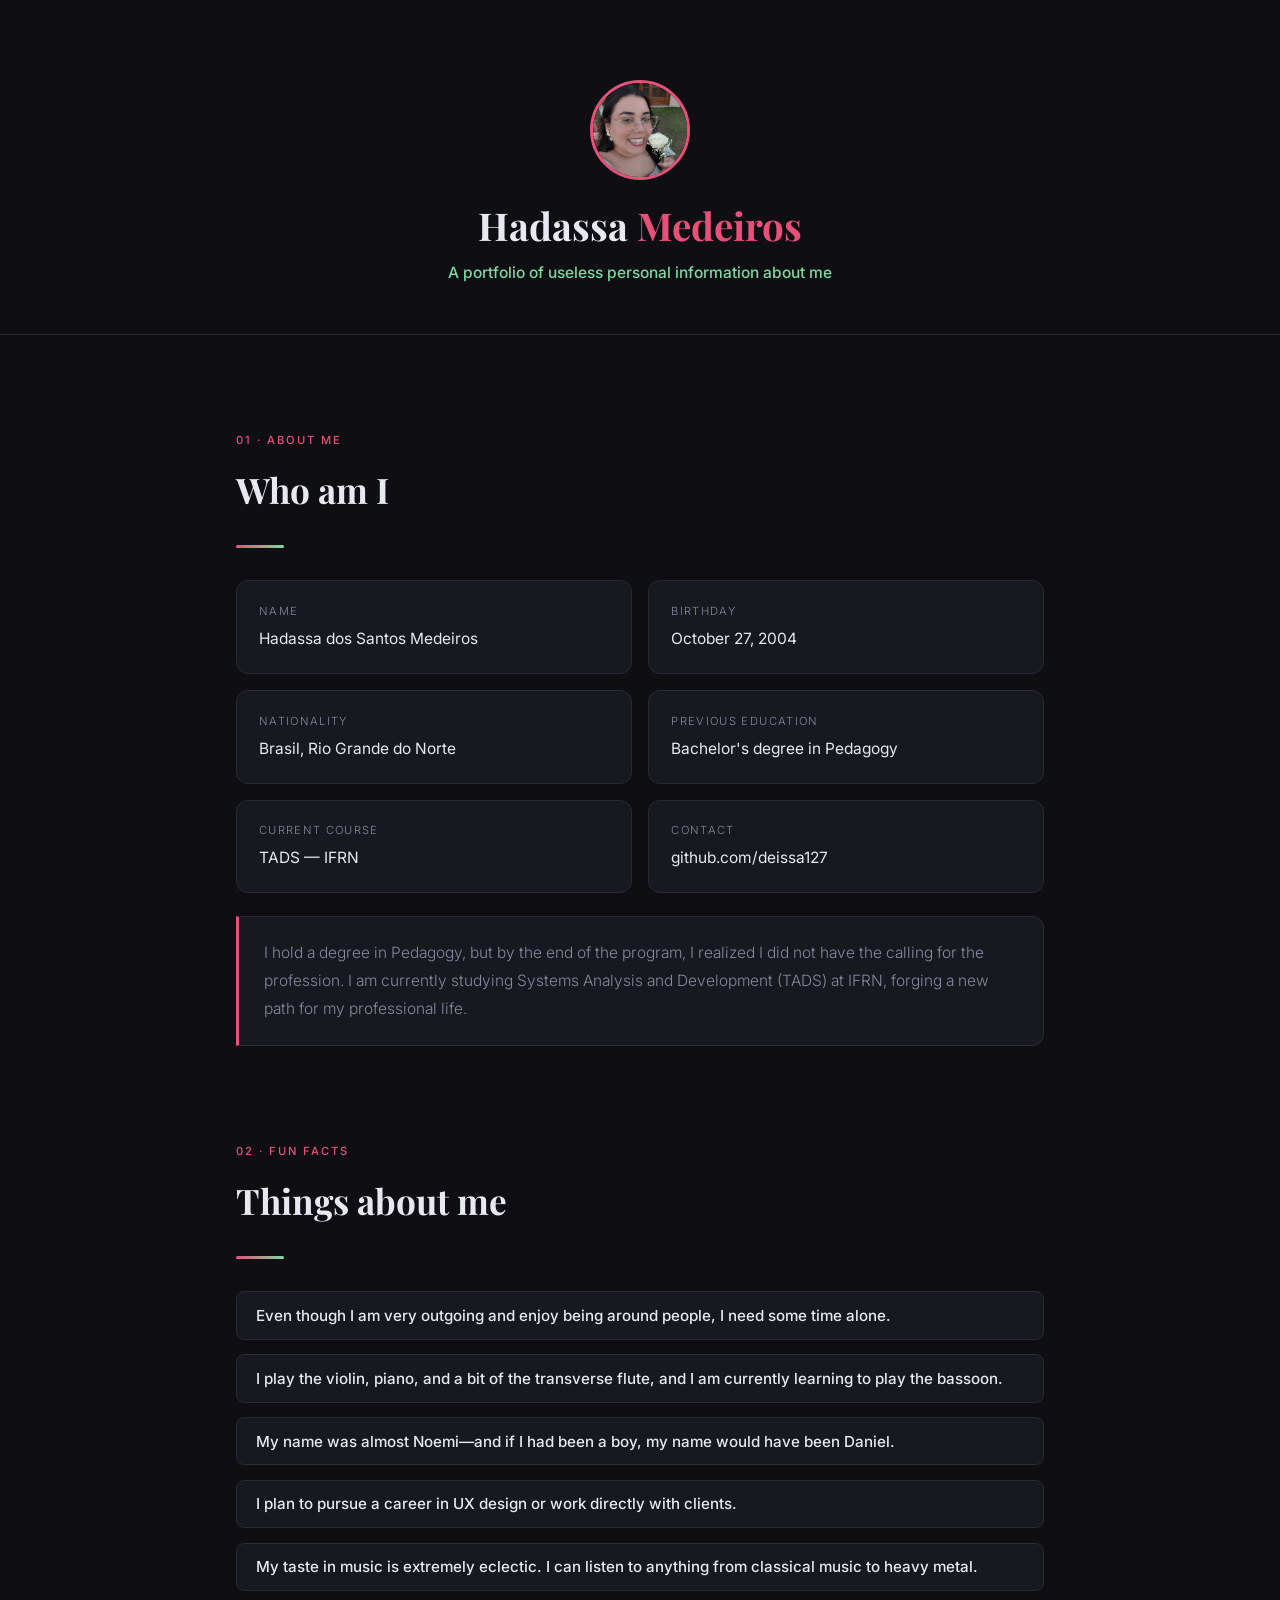
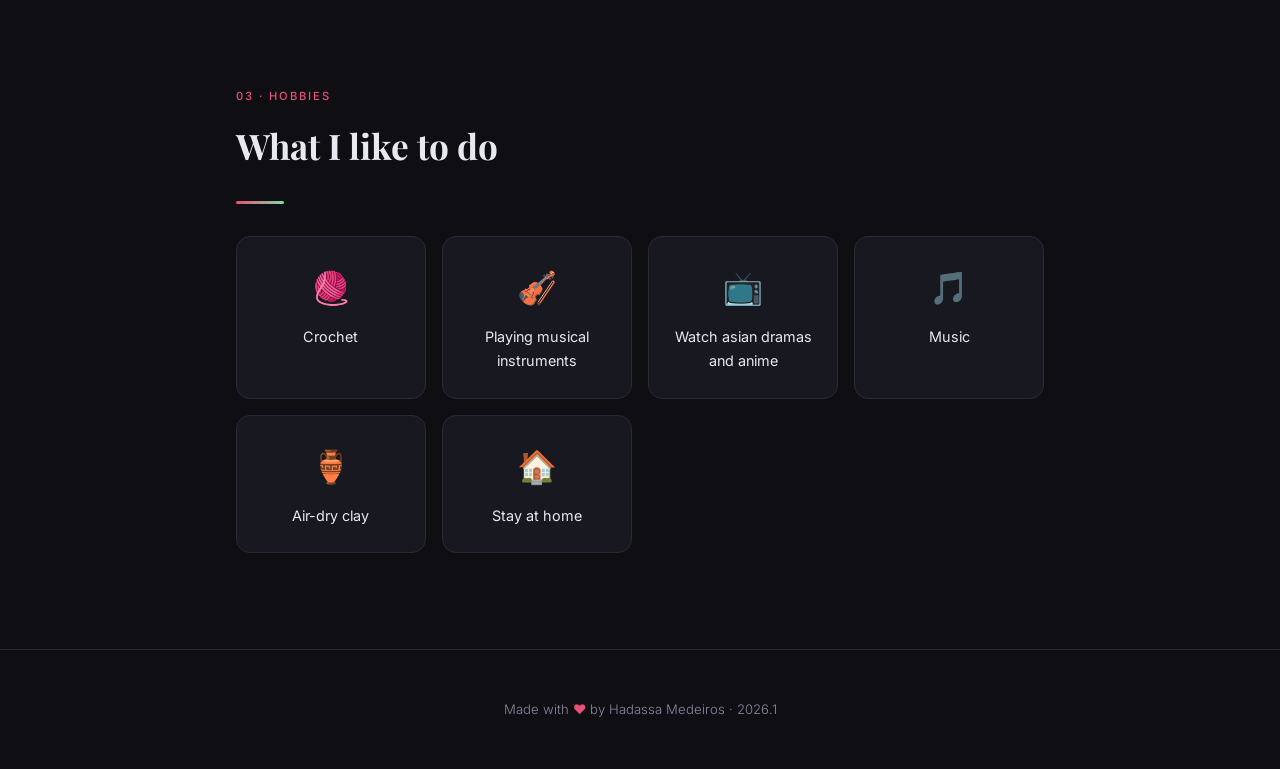
<file: index.html>
<!DOCTYPE html>
<html lang="en">
<head>
  <meta charset="UTF-8" />
  <meta name="viewport" content="width=device-width, initial-scale=1.0"/>
  <title>Hadassa — Portfolio</title>
  <link href="https://fonts.googleapis.com/css2?family=Playfair+Display:wght@700&family=Inter:wght@300;400;500&display=swap" rel="stylesheet"/>
  <link rel="stylesheet" href="style.css">
</head>
<body>

<header>
  <div class="avatar">
    <img src="minha_foto.png" alt="Foto de perfil de Hadassa" />
  </div>
  <h1>Hadassa <span>Medeiros</span></h1>
  <p class="tagline">
    <strong>A portfolio of useless personal information about me</strong>
  </p>
</header>

<main>

  <section id="sobre">
    <p class="section-label">01 · About me</p>
    <h2>Who am I</h2>
    <div class="divider"></div>

    <div class="info-grid">
      <div class="info-card">
        <div class="label">Name</div>
        <div class="value">Hadassa dos Santos Medeiros</div>
      </div>
      <div class="info-card">
        <div class="label">Birthday</div>
        <div class="value">October 27, 2004</div>
      </div>
      <div class="info-card">
        <div class="label">Nationality</div>
        <div class="value">Brasil, Rio Grande do Norte</div>
      </div>
      <div class="info-card">
        <div class="label">Previous education</div>
        <div class="value">Bachelor's degree in Pedagogy</div>
      </div>
      <div class="info-card">
        <div class="label">Current course</div>
        <div class="value">TADS — IFRN</div>
      </div>
      <div class="info-card">
        <div class="label">Contact</div>
        <div class="value">github.com/deissa127</div>
      </div>
    </div>

    <div class="bio">
      I hold a degree in Pedagogy, but by the end of the program, I realized I did not have the calling for the profession. I am currently studying Systems Analysis and Development (TADS) at IFRN, forging a new path for my professional life.
    </div>
  </section>

  <section id="curiosidades">
    <p class="section-label">02 · Fun Facts</p>
    <h2>Things about me</h2>
    <div class="divider"></div>

    <div class="curiosity-list">
      <div class="curiosity-item"><strong>Even though I am very outgoing and enjoy being around people, I need some time alone.</strong></div>
      <div class="curiosity-item"><strong>I play the violin, piano, and a bit of the transverse flute, and I am currently learning to play the bassoon.</strong></div>
      <div class="curiosity-item"><strong>My name was almost Noemi—and if I had been a boy, my name would have been Daniel.</strong></div>
      <div class="curiosity-item"><strong>I plan to pursue a career in UX design or work directly with clients.</strong></div>
      <div class="curiosity-item"><strong>My taste in music is extremely eclectic. I can listen to anything from classical music to heavy metal.</strong></div>
    </div>
  </section>

  <section id="hobbies">
    <p class="section-label">03 · Hobbies</p>
    <h2>What I like to do</h2>
    <div class="divider"></div>

    <div class="hobby-grid">
      <div class="hobby-card">
        <div class="icon">🧶</div>
        <div class="name">Crochet</div>
      </div>
      <div class="hobby-card">
        <div class="icon">🎻</div>
        <div class="name">Playing musical instruments</div>
      </div>
      <div class="hobby-card">
        <div class="icon">📺</div>
        <div class="name">Watch asian dramas and anime</div>
      </div>
      <div class="hobby-card">
        <div class="icon">🎵</div>
        <div class="name">Music</div>
      </div>
      <div class="hobby-card">
        <div class="icon">🏺</div>
        <div class="name">Air-dry clay</div>
      </div>
      <div class="hobby-card">
        <div class="icon">🏠</div>
        <div class="name">Stay at home</div>
      </div>
    </div>
  </section>

</main>

<footer>
  Made with <span>♥</span> by Hadassa Medeiros · 2026.1
</footer>

</body>
</html>
</file>
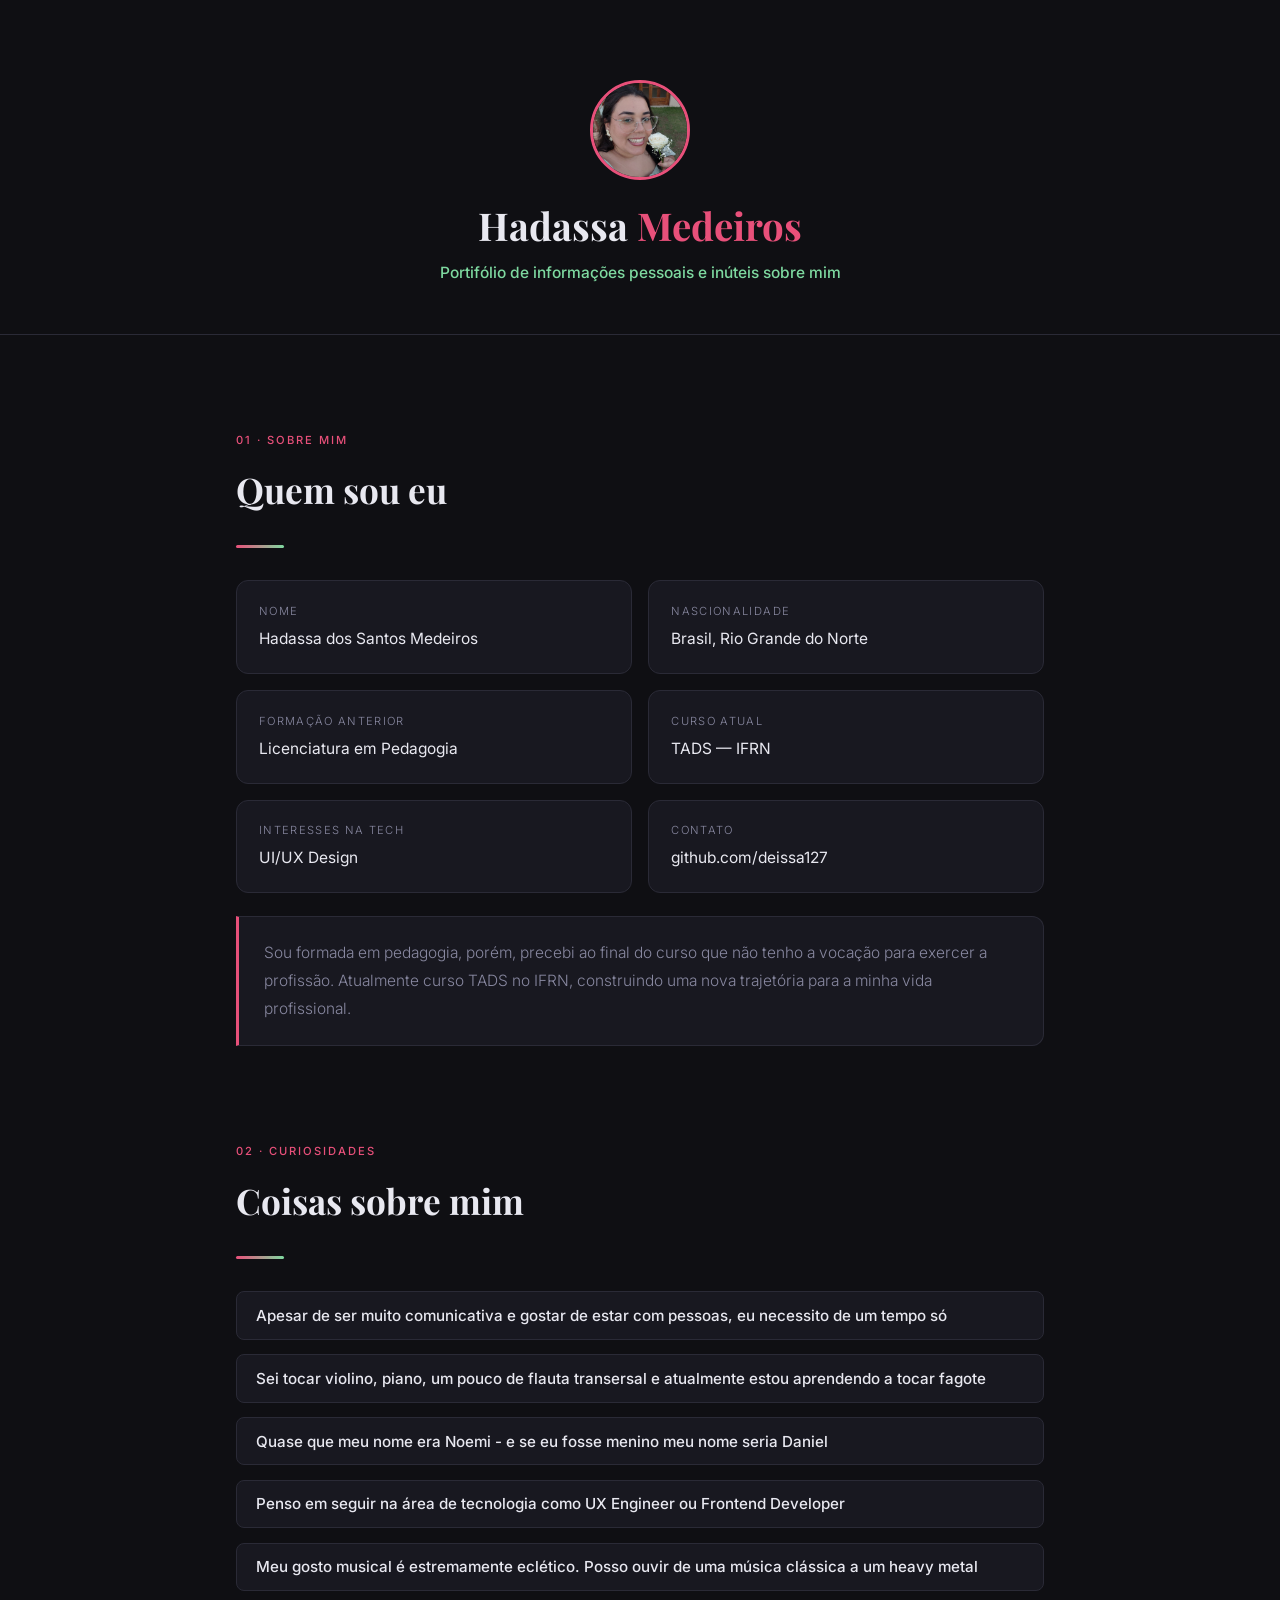
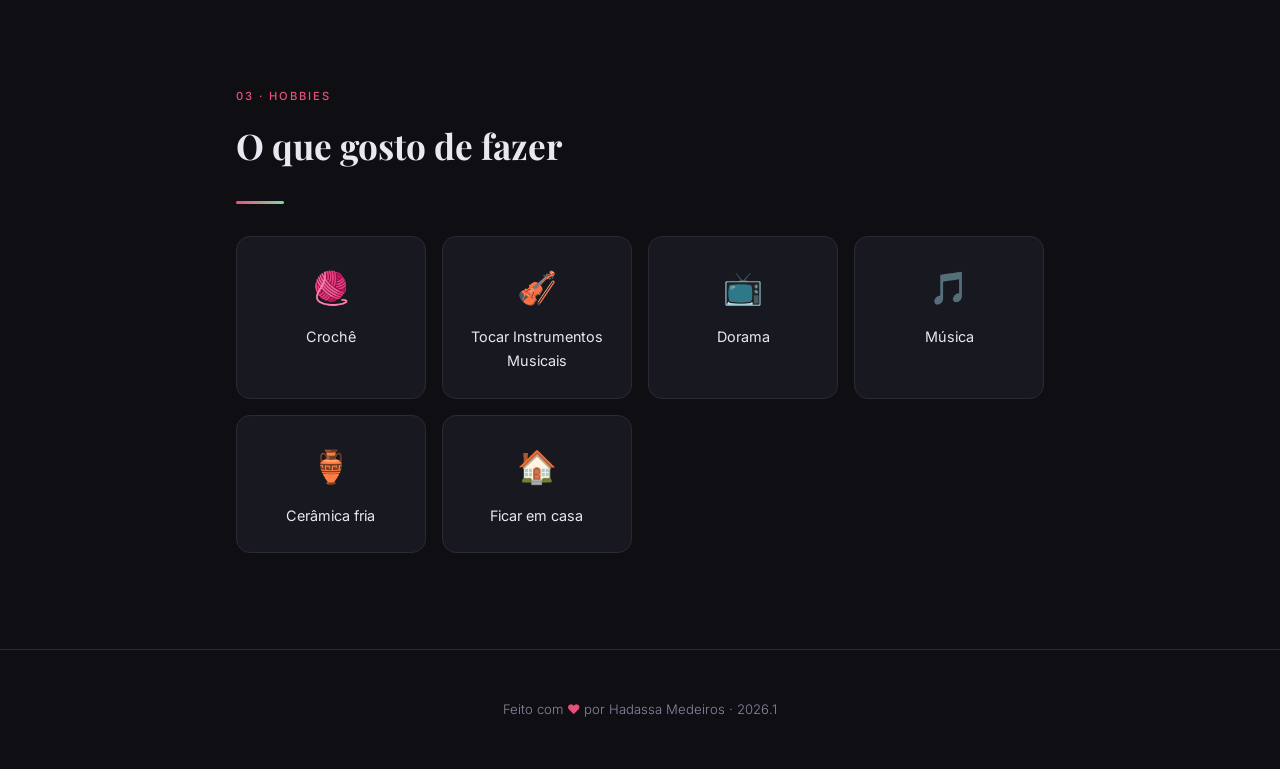
<file: Portifólio/index.html>
<!DOCTYPE html>
<html lang="pt-BR">
<head>
  <meta charset="UTF-8" />
  <meta name="viewport" content="width=device-width, initial-scale=1.0"/>
  <title>Hadassa — Portfólio</title>
  <link href="https://fonts.googleapis.com/css2?family=Playfair+Display:wght@700&family=Inter:wght@300;400;500&display=swap" rel="stylesheet"/>
  <link rel="stylesheet" href="style.css">
</head>
<body>

<header>
  <div class="avatar">
    <img src="minha_foto.png" alt="Foto de perfil de Hadassa" />
  </div>
  <h1>Hadassa <span>Medeiros</span></h1>
  <p class="tagline">
    <strong>Portifólio de informações pessoais e inúteis sobre mim</strong>
  </p>
</header>

<main>

  <section id="sobre">
    <p class="section-label">01 · sobre mim</p>
    <h2>Quem sou eu</h2>
    <div class="divider"></div>

    <div class="info-grid">
      <div class="info-card">
        <div class="label">Nome</div>
        <div class="value">Hadassa dos Santos Medeiros</div>
      </div>
      <div class="info-card">
        <div class="label">Nascionalidade</div>
        <div class="value">Brasil, Rio Grande do Norte</div>
      </div>
      <div class="info-card">
        <div class="label">Formação anterior</div>
        <div class="value">Licenciatura em Pedagogia</div>
      </div>
      <div class="info-card">
        <div class="label">Curso atual</div>
        <div class="value">TADS — IFRN</div>
      </div>
      <div class="info-card">
        <div class="label">Interesses na tech</div>
        <div class="value">UI/UX Design</div>
      </div>
      <div class="info-card">
        <div class="label">Contato</div>
        <div class="value">github.com/deissa127</div>
      </div>
    </div>

    <div class="bio">
      Sou formada em pedagogia, porém, precebi ao final do curso que não tenho a vocação para exercer a profissão. Atualmente curso TADS no IFRN, construindo uma nova trajetória para a minha vida profissional.
    </div>
  </section>

  <section id="curiosidades">
    <p class="section-label">02 · Curiosidades</p>
    <h2>Coisas sobre mim</h2>
    <div class="divider"></div>

    <div class="curiosity-list">
      <div class="curiosity-item"><strong>Apesar de ser muito comunicativa e gostar de estar com pessoas, eu necessito de um tempo só</strong></div>
      <div class="curiosity-item"><strong>Sei tocar violino, piano, um pouco de flauta transersal e atualmente estou aprendendo a tocar fagote</strong></div>
      <div class="curiosity-item"><strong>Quase que meu nome era Noemi - e se eu fosse menino meu nome seria Daniel</strong></div>
      <div class="curiosity-item"><strong>Penso em seguir na área de tecnologia como UX Engineer ou Frontend Developer</strong></div>
      <div class="curiosity-item"><strong>Meu gosto musical é estremamente eclético. Posso ouvir de uma música clássica a um heavy metal</strong></div>
    </div>
  </section>

  <section id="hobbies">
    <p class="section-label">03 · Hobbies</p>
    <h2>O que gosto de fazer</h2>
    <div class="divider"></div>

    <div class="hobby-grid">
      <div class="hobby-card">
        <div class="icon">🧶</div>
        <div class="name">Crochê</div>
      </div>
      <div class="hobby-card">
        <div class="icon">🎻</div>
        <div class="name">Tocar Instrumentos Musicais</div>
      </div>
      <div class="hobby-card">
        <div class="icon">📺</div>
        <div class="name">Dorama</div>
      </div>
      <div class="hobby-card">
        <div class="icon">🎵</div>
        <div class="name">Música</div>
      </div>
      <div class="hobby-card">
        <div class="icon">🏺</div>
        <div class="name">Cerâmica fria</div>
      </div>
      <div class="hobby-card">
        <div class="icon">🏠</div>
        <div class="name">Ficar em casa</div>
      </div>
    </div>
  </section>

</main>

<footer>
  Feito com <span>♥</span> por Hadassa Medeiros · 2026.1
</footer>

</body>
</html>
</file>
<file: style.css>
:root {
  --bg:         #0f0f13;
  --surface:    #181820;
  --border:     #2a2a36;
  --pink:       #e8507a;
  --pink-soft:  #f28baa;
  --green:      #7ed9a0;
  --green-dim:  #4db87a;
  --text:       #e8e8f0;
  --muted:      #8888a0;
}

*, *::before, *::after { 
  box-sizing: border-box; 
  margin: 0; 
  padding: 0; 
}

body {
  background: var(--bg);
  color: var(--text);
  font-family: 'Inter', sans-serif;
  font-weight: 300;
  line-height: 1.7;
}

/* ── HERO ── */
header {
  padding: 5rem 2rem 3rem;
  text-align: center;
  border-bottom: 1px solid var(--border);
}

.avatar {
  width: 100px; 
  height: 100px;
  border-radius: 50%;
  border: 3px solid var(--pink);
  margin: 0 auto 1.4rem;
  background: var(--surface);
  display: flex; 
  align-items: center; 
  justify-content: center;
  font-size: 2.4rem;
}
.avatar img {
  width: 100%;       /* Faz a imagem preencher a div .avatar */
  height: 100%;      /* Preenche a div .avatar totalmente */
  object-fit: cover; /* Garante que a foto preencha o círculo sem distorcer */
  border-radius: 50%; /* Mantém o corte redondo da foto */
}


header h1 {
  font-family: 'Playfair Display', serif;
  font-size: 2.4rem;
  line-height: 1.2;
}

header h1 span { 
  color: var(--pink); 
}

.tagline {
  margin-top: .7rem;
  font-size: .97rem;
  color: var(--muted);
  max-width: 460px;
  margin-left: auto;
  margin-right: auto;
}

.tagline strong { 
  color: var(--green); 
  font-weight: 500; 
}

/* ── LAYOUT ── */
main {
  max-width: 860px;
  margin: 0 auto;
  padding: 0 1.6rem 6rem;
}

section {
  margin-top: 6rem;
}

.section-label {
  font-size: .7rem;
  letter-spacing: .18em;
  text-transform: uppercase;
  color: var(--pink);
  font-weight: 500;
  margin-bottom: .6rem;
}

h2 {
  font-family: 'Playfair Display', serif;
  font-size: clamp(1.6rem, 4vw, 2.2rem);
  color: var(--text);
  margin-bottom: 1.6rem;
}

.divider {
  width: 48px; 
  height: 3px;
  background: linear-gradient(90deg, var(--pink), var(--green));
  border-radius: 2px;
  margin-bottom: 2rem;
}

/* ── SOBRE MIM ── */
.info-grid {
  display: grid;
  grid-template-columns: 1fr 1fr;
  gap: 1rem;
}

.info-card {
  background: var(--surface);
  border: 1px solid var(--border);
  border-radius: 12px;
  padding: 1.3rem 1.4rem;
}

.info-card .label {
  font-size: .7rem;
  text-transform: uppercase;
  letter-spacing: .12em;
  color: var(--muted);
  margin-bottom: .3rem;
}

.info-card .value {
  font-size: .97rem;
  color: var(--text);
  font-weight: 400;
}

.bio {
  margin-top: 1.4rem;
  background: var(--surface);
  border: 1px solid var(--border);
  border-left: 3px solid var(--pink);
  border-radius: 0 12px 12px 0;
  padding: 1.4rem 1.6rem;
  font-size: .97rem;
  color: var(--muted);
  line-height: 1.8;
}

.bio em { 
  color: var(--green); 
  font-style: normal; 
  font-weight: 500; 
}

/* ── CURIOSIDADES ── */
.curiosity-list {
  display: flex;
  flex-direction: column;
  gap: .9rem;
}

.curiosity-item {
  background: var(--surface);
  border: 1px solid var(--border);
  border-radius: 8px;
  padding: .6rem 1.2rem;
  transition: border-color .2s;
}

.curiosity-item:hover { 
  border-color: var(--pink-soft); 
}

.curiosity-item strong {
  color: var(--text);
  font-weight: 500;
  font-size: .95rem;
}

/* ── HOBBIES ── */
.hobby-grid {
  display: grid;
  grid-template-columns: repeat(auto-fill, minmax(160px, 1fr));
  gap: 1rem;
}

.hobby-card {
  background: var(--surface);
  border: 1px solid var(--border);
  border-radius: 14px;
  padding: 1.5rem 1rem;
  text-align: center;
  transition: transform .2s, border-color .2s;
}

.hobby-card:hover {
  transform: translateY(-4px);
  border-color: var(--green-dim);
}

.hobby-card .icon { 
  font-size: 2rem; 
  margin-bottom: .6rem; 
}

.hobby-card .name { 
  font-size: .9rem; 
  color: var(--text); 
  font-weight: 400; 
}

/* ── FOOTER ── */
footer {
  text-align: center;
  padding: 3rem 1rem;
  border-top: 1px solid var(--border);
  color: var(--muted);
  font-size: .82rem;
}

footer span { 
  color: var(--pink); 
}

/* ── RESPONSIVE ── */
@media (max-width: 540px) {
  .info-grid { 
    grid-template-columns: 1fr; 
  }
}
</file>
<file: Portifólio/style.css>
:root {
  --bg:         #0f0f13;
  --surface:    #181820;
  --border:     #2a2a36;
  --pink:       #e8507a;
  --pink-soft:  #f28baa;
  --green:      #7ed9a0;
  --green-dim:  #4db87a;
  --text:       #e8e8f0;
  --muted:      #8888a0;
}

*, *::before, *::after { 
  box-sizing: border-box; 
  margin: 0; 
  padding: 0; 
}

body {
  background: var(--bg);
  color: var(--text);
  font-family: 'Inter', sans-serif;
  font-weight: 300;
  line-height: 1.7;
}

/* ── HERO ── */
header {
  padding: 5rem 2rem 3rem;
  text-align: center;
  border-bottom: 1px solid var(--border);
}

.avatar {
  width: 100px; 
  height: 100px;
  border-radius: 50%;
  border: 3px solid var(--pink);
  margin: 0 auto 1.4rem;
  background: var(--surface);
  display: flex; 
  align-items: center; 
  justify-content: center;
  font-size: 2.4rem;
}
.avatar img {
  width: 100%;       /* Faz a imagem preencher a div .avatar */
  height: 100%;      /* Preenche a div .avatar totalmente */
  object-fit: cover; /* Garante que a foto preencha o círculo sem distorcer */
  border-radius: 50%; /* Mantém o corte redondo da foto */
}


header h1 {
  font-family: 'Playfair Display', serif;
  font-size: 2.4rem;
  line-height: 1.2;
}

header h1 span { 
  color: var(--pink); 
}

.tagline {
  margin-top: .7rem;
  font-size: .97rem;
  color: var(--muted);
  max-width: 460px;
  margin-left: auto;
  margin-right: auto;
}

.tagline strong { 
  color: var(--green); 
  font-weight: 500; 
}

/* ── LAYOUT ── */
main {
  max-width: 860px;
  margin: 0 auto;
  padding: 0 1.6rem 6rem;
}

section {
  margin-top: 6rem;
}

.section-label {
  font-size: .7rem;
  letter-spacing: .18em;
  text-transform: uppercase;
  color: var(--pink);
  font-weight: 500;
  margin-bottom: .6rem;
}

h2 {
  font-family: 'Playfair Display', serif;
  font-size: clamp(1.6rem, 4vw, 2.2rem);
  color: var(--text);
  margin-bottom: 1.6rem;
}

.divider {
  width: 48px; 
  height: 3px;
  background: linear-gradient(90deg, var(--pink), var(--green));
  border-radius: 2px;
  margin-bottom: 2rem;
}

/* ── SOBRE MIM ── */
.info-grid {
  display: grid;
  grid-template-columns: 1fr 1fr;
  gap: 1rem;
}

.info-card {
  background: var(--surface);
  border: 1px solid var(--border);
  border-radius: 12px;
  padding: 1.3rem 1.4rem;
}

.info-card .label {
  font-size: .7rem;
  text-transform: uppercase;
  letter-spacing: .12em;
  color: var(--muted);
  margin-bottom: .3rem;
}

.info-card .value {
  font-size: .97rem;
  color: var(--text);
  font-weight: 400;
}

.bio {
  margin-top: 1.4rem;
  background: var(--surface);
  border: 1px solid var(--border);
  border-left: 3px solid var(--pink);
  border-radius: 0 12px 12px 0;
  padding: 1.4rem 1.6rem;
  font-size: .97rem;
  color: var(--muted);
  line-height: 1.8;
}

.bio em { 
  color: var(--green); 
  font-style: normal; 
  font-weight: 500; 
}

/* ── CURIOSIDADES ── */
.curiosity-list {
  display: flex;
  flex-direction: column;
  gap: .9rem;
}

.curiosity-item {
  background: var(--surface);
  border: 1px solid var(--border);
  border-radius: 8px;
  padding: .6rem 1.2rem;
  transition: border-color .2s;
}

.curiosity-item:hover { 
  border-color: var(--pink-soft); 
}

.curiosity-item strong {
  color: var(--text);
  font-weight: 500;
  font-size: .95rem;
}

/* ── HOBBIES ── */
.hobby-grid {
  display: grid;
  grid-template-columns: repeat(auto-fill, minmax(160px, 1fr));
  gap: 1rem;
}

.hobby-card {
  background: var(--surface);
  border: 1px solid var(--border);
  border-radius: 14px;
  padding: 1.5rem 1rem;
  text-align: center;
  transition: transform .2s, border-color .2s;
}

.hobby-card:hover {
  transform: translateY(-4px);
  border-color: var(--green-dim);
}

.hobby-card .icon { 
  font-size: 2rem; 
  margin-bottom: .6rem; 
}

.hobby-card .name { 
  font-size: .9rem; 
  color: var(--text); 
  font-weight: 400; 
}

/* ── FOOTER ── */
footer {
  text-align: center;
  padding: 3rem 1rem;
  border-top: 1px solid var(--border);
  color: var(--muted);
  font-size: .82rem;
}

footer span { 
  color: var(--pink); 
}

/* ── RESPONSIVE ── */
@media (max-width: 540px) {
  .info-grid { 
    grid-template-columns: 1fr; 
  }
}
</file>
